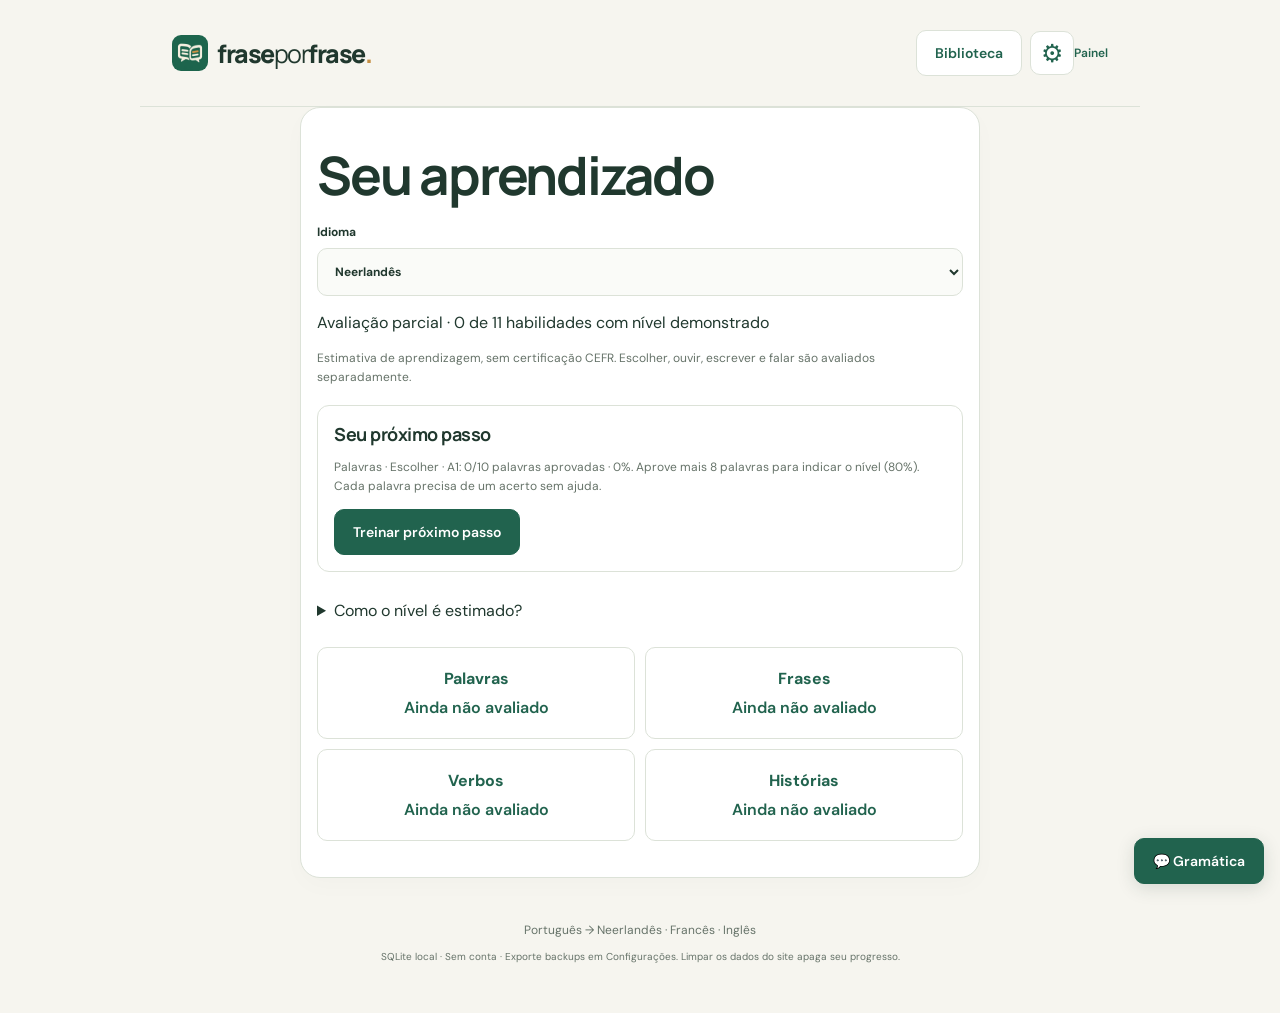
<file: index.html>
<!doctype html>
<html lang="pt-BR">
<head>
  <meta charset="utf-8">
  <meta name="viewport" content="width=device-width,initial-scale=1">
  <meta name="theme-color" content="#21634e">
  <meta name="apple-mobile-web-app-capable" content="yes">
  <meta name="apple-mobile-web-app-title" content="Frase por frase">
  <meta name="apple-mobile-web-app-status-bar-style" content="default">
  <link rel="icon" href="./favicon.ico" sizes="16x16 32x32 48x48">
  <link rel="icon" type="image/png" href="./favicon-32.png" sizes="32x32">
  <link rel="apple-touch-icon" href="./apple-touch-icon.png" sizes="180x180">
  <link rel="manifest" href="./site.webmanifest">

  <title>Frase por frase — Aprenda idiomas</title>
  <script type="module" crossorigin src="./assets/index-DSNmr3-l.js"></script>
  <link rel="modulepreload" crossorigin href="./assets/local-client-C1DgSO4A.js">
  <link rel="stylesheet" crossorigin href="./assets/index-CuMNNjSz.css">
</head>
<body>
  <header><a class="brand" href="./"><img class="brand-icon" src="./app-icon-192.png" width="36" height="36" alt="">frase<span>por</span>frase<span class="brand-dot">.</span></a><button id="open-library" class="secondary" aria-haspopup="dialog" aria-controls="my-library">Biblioteca</button></header>
  <main>
    <nav class="app-menu" aria-label="Atividades"><button id="words-nav" aria-pressed="true">Palavras</button><button id="sentences-nav" aria-pressed="false">Frases</button></nav>
    <div id="sentence-app" hidden>
    <div class="tabs" role="tablist" aria-label="Etapas">
      <button id="setup-tab" role="tab" aria-selected="true" aria-controls="setup-panel">1 · Preparar</button>
      <button id="exercise-tab" role="tab" aria-selected="false" aria-controls="exercise-panel" tabindex="-1" disabled>2 · Praticar</button>
    </div>
    <div id="setup-panel" role="tabpanel" aria-labelledby="setup-tab">
    <section class="intro">
      <p class="eyebrow">UM POUCO DE PRÁTICA. TODOS OS DIAS.</p>
      <h1>Suas palavras.<br>Na <em>ordem certa.</em></h1>
      <p>Leia em português. Monte a frase em neerlandês.<br class="desktop"> Aprenda como o idioma funciona, passo a passo.</p>
    </section>
    <section class="card setup" aria-labelledby="setup-title">
      <div class="section-heading"><span class="step">01</span><h2 id="setup-title">Sobre o que você quer falar?</h2></div>
      <form id="generate">
        <label for="topic">Tema ou instrução</label>
        <textarea id="topic" rows="2" maxlength="500" required placeholder="Por exemplo: fazer compras no supermercado">Fazer compras no supermercado</textarea>
        <div class="suggestions" aria-label="Sugestões de temas">
          <button type="button" data-topic="Fazer compras no supermercado">🛒 Compras</button>
          <button type="button" data-topic="Conversar com colegas no trabalho">☕ No trabalho</button>
          <button type="button" data-topic="Viajar de trem">🚆 Viagens</button>
        </div>
        <div class="form-row">
          <label>Nível<select id="level"><option value="A1">A1 · Iniciante</option><option value="A2" selected>A2 · Básico</option><option value="B1">B1 · Intermediário</option></select></label>
          <label>Número de frases<select id="count"><option>5</option><option selected>10</option><option>15</option></select></label>
        </div>
        <p class="small">Frases salvas neste dispositivo. Importe suas próprias frases abaixo.</p>
        <button class="primary" id="generate-button" disabled>Criar meus exercícios <span>↗</span></button>
        <p id="generation-status" class="small" role="status"></p>
      </form>
      <div class="demo-divider"><span>Quer experimentar?</span><button id="demo" class="text-button">Praticar 5 frases de exemplo →</button></div>
    </section>
    </div>
    <div id="exercise-panel" role="tabpanel" aria-labelledby="exercise-tab" hidden>
    <section id="practice" class="card practice" hidden aria-labelledby="practice-title">
      <div class="section-heading"><span class="step">02</span><h2 id="practice-title">Monte a frase em neerlandês</h2></div>
      <div class="progress-meta"><span id="lesson-label">Exercício de exemplo</span><span id="progress-label"></span></div>
      <progress id="progress" value="0" max="5" aria-label="Progresso"></progress>
      <div class="source"><span class="eyebrow">PORTUGUÊS</span><p id="portuguese" lang="pt-BR"></p></div>
      <div class="answer-heading"><label id="answer-label">Sua tradução</label><button class="text-button" id="clear">Recomeçar</button></div>
      <div id="answer" class="word-area answer" role="group" aria-labelledby="answer-label" lang="nl"></div>
      <div id="bank" class="word-area bank" role="group" aria-label="Palavras disponíveis" lang="nl"></div>
      <div class="exercise-actions"><button id="hint" class="secondary">Dar uma dica</button><button id="check" class="primary">Conferir <span>✓</span></button><button id="next" class="primary" hidden>Próxima frase <span>→</span></button></div>
      <div id="feedback" role="status" class="feedback" hidden></div>
      <button id="sentence-skip" class="secondary">Pular</button>
      <button class="text-button reveal" id="reveal">Mostrar a resposta</button>
    </section>
    <section class="card completion" id="completion" hidden>
      <span class="finish-icon">✓</span><p class="eyebrow">MUITO BEM</p><h2>Mais um passo à frente.</h2><p id="score"></p><button id="again" class="primary">Praticar estas frases novamente ↻</button><button id="new" class="text-button">Escolher outro tema →</button>
    </section>
    </div>
    <details class="import-panel"><summary>Usar suas próprias frases do ChatGPT</summary><p class="small">Copie a instrução para o ChatGPT e cole a resposta em JSON abaixo. Também funciona sem conexão direta.</p><button class="secondary" id="copy-prompt">Copiar instrução</button> <a href="https://chatgpt.com/" target="_blank" rel="noopener">Abrir ChatGPT ↗</a><label for="import">JSON com suas frases</label><textarea id="import" rows="5" placeholder='{"sentences":[{"pt":"Eu compro pão.","nl":"Ik koop brood.","explanation":"O verbo ocupa a segunda posição."}]}'></textarea><button class="secondary" id="import-button">Praticar estas frases</button><p id="import-status" class="small" role="status"></p></details>
    </div>
    <section id="vocabulary-app">
      <div id="vocab-library" class="card">
        <h1>Suas palavras</h1><p class="small">Sua biblioteca e seu progresso ficam somente neste dispositivo.</p>
        <div class="vocab-top"><label>Idioma para praticar<select id="word-language"><option value="nl">Neerlandês</option><option value="fr">Francês</option><option value="en">Inglês</option></select></label><button id="start-words" class="primary">Praticar →</button></div>
        <div class="library-filters">
          <label>O que praticar<select id="practice-mode"><option value="words">Palavras</option><option value="verbs">Verbos e tempos</option></select></label>
          <label>Nível<select id="filter-level"><option value="">Todos os níveis</option></select></label>
          <label id="level-scope-label">Praticar níveis<select id="filter-levelScope"><option value="exact">Somente este nível</option><option value="through">Este nível e os anteriores</option></select></label>
          <label>Categoria<select id="filter-category"><option value="">Todas as categorias</option></select></label>
          <label>Capítulo<select id="filter-chapter"><option value="">Todos os capítulos</option></select></label>
        </div>
        <div id="verb-filters" class="library-filters" hidden>
          <label>Verbo<select id="filter-verb"><option value="">Todos os verbos</option></select></label>
          <label>Tempo<select id="filter-tense"><option value="">Todos os tempos</option></select></label>
          <label>Pessoa<select id="filter-person"><option value="">Todas as pessoas</option></select></label>
        </div>
        <p id="library-count" class="small" aria-live="polite"></p>
        <form id="word-form"><label for="word-search">Buscar palavra</label><input id="word-search" type="search" maxlength="100" required placeholder="Busque nas traduções"><button id="translate-word" class="primary" hidden disabled>Traduzir e salvar</button></form>
        <p id="words-status" class="small" role="status"></p>
        <details class="library-sources"><summary>Sobre a biblioteca</summary><p>Exemplos iniciais pequenos, não um curso completo. Níveis são estimativas. Importe seu próprio material em Configurações. Nenhuma coleção NT2Lex foi incluída.</p></details>
        <div id="word-library-list">
        <div class="vocab-tools"><label><input id="show-hidden" type="checkbox"> Mostrar minhas palavras ocultas</label></div>
        <p class="small">Menos pontos primeiro. Cada erro: −1. Mostrar a resposta: −1 uma vez. Acerto na primeira tentativa sem ajuda: +1; após ajuda ou erro: 0. Palavras vistas ficam em pausa por 10 minutos. Empates são sorteados, favorecendo as vistas há mais tempo.</p>
        <div id="word-list"></div><p id="word-empty" class="small" hidden>Nenhuma palavra encontrada.</p>
        <nav class="word-pagination" aria-label="Páginas de palavras"><button id="words-prev" class="secondary">Anterior</button><span id="words-page" aria-live="polite"></span><button id="words-next" class="secondary">Próxima</button></nav>
        </div>
      </div>
      <section id="voice-practice" class="card" hidden>
        <button id="back-words" class="text-button">← Voltar às palavras</button>
        <div id="selection-coverage" hidden><p id="selection-coverage-label" class="small" role="status"></p><progress id="selection-coverage-progress" max="1" value="0" aria-label="Itens vistos nesta seleção"></progress></div>
        <div id="voice-exercise"><div class="progress-meta"><span id="voice-instruction">Fale a tradução</span><span id="voice-counter"></span></div><progress id="voice-progress" max="10" value="0" aria-label="Progresso"></progress>
          <div id="voice-card" class="voice-card"><span class="eyebrow">PORTUGUÊS</span><h2 id="voice-word"></h2><p id="voice-context" class="small"></p><p id="voice-answer" hidden></p><p id="voice-counts"></p><button id="voice-reveal" class="card-reveal" aria-label="Mostrar tradução"></button><button id="voice-hear" class="card-hear" aria-label="Ouvir pronúncia" title="Ouvir pronúncia" hidden>👂</button></div>
          <button id="voice-retry-card" class="secondary" hidden>Tentar carregar novamente</button>
          <details id="voice-typing"><summary>Digitar resposta</summary><form id="voice-form"><label for="voice-input">Sua tradução, incluindo o artigo</label><input id="voice-input" maxlength="200" autocomplete="off" autocapitalize="none" spellcheck="false"><button id="voice-check" class="primary">Conferir</button></form></details>
          <div class="voice-actions"><button id="voice-speak" class="primary"><span id="voice-speak-label">🎙 Falar</span><span id="voice-meter" class="voice-meter" aria-hidden="true" hidden></span></button></div>
          <p id="voice-status" role="status" tabindex="0"></p>
          <div class="review-actions"><button id="voice-know" class="secondary" title="Revisar daqui a alguns dias" hidden>Já sei</button><button id="voice-skip" class="primary">Pular</button></div>
          <button id="voice-hide" class="text-button">Não quero mais esta palavra</button>
          <label for="voice-noise">Filtro de ruído</label>
          <select id="voice-noise"><option value="-45">Leve</option><option value="-35">Médio</option><option value="-25">Forte — fale perto do microfone</option><option value="off">Desligado</option></select>
          <small>Se a TV for reconhecida, aumente o filtro. Se sua voz for ignorada, diminua.</small>
          <button id="voice-retry-save" class="secondary" hidden>Tentar salvar resposta novamente</button>

          <details id="voice-diagnostic" hidden><summary>Diagnóstico de voz</summary><p id="voice-error" class="small"></p></details>
        </div>
        <div id="voice-finish" hidden><h2>Muito bem!</h2><p id="round-summary"></p><button id="finish-words" class="primary">Voltar à lista</button></div>
      </section>
    </section>
    <div id="story-setup" hidden>
      <form id="story-form">
        <label for="story-topic">Tema ou categoria</label>
        <textarea id="story-topic" rows="2" maxlength="500" required placeholder="Por exemplo: uma viagem de trem, animais ou um dia na escola">Uma viagem de trem</textarea>
        <label for="story-count">Número de perguntas</label>
        <input id="story-count" type="number" min="1" max="10" value="5" required>
      </form>
    </div>
    <div id="story-methods" class="method-grid" hidden>
      <button type="button" data-story-mode="read" aria-pressed="true">📖 Ler</button>
      <button type="button" data-story-mode="listen" aria-pressed="false">🎧 Ouvir</button>
    </div>
    <div id="story-actions" hidden><button id="story-generate" form="story-form" class="primary">Praticar história local →</button><p id="story-generation-status" class="small" role="status"></p></div>
    <section id="story-practice" class="card" hidden aria-labelledby="story-title">
      <button id="story-back" class="text-button">← Voltar à preparação</button>
      <p id="story-meta" class="eyebrow"></p><h1 id="story-title"></h1>
      <div class="story-audio"><button id="story-play" class="secondary">Ouvir história</button><button id="story-stop" class="secondary" disabled>Parar</button></div>
      <p id="story-audio-status" class="small" role="status"></p>
      <details id="story-reading"><summary>Mostrar / ocultar texto</summary><div id="story-text"></div></details>
      <div id="story-question-panel"><p id="story-progress" class="small"></p><h2 id="story-question" tabindex="-1"></h2><div id="story-options" class="answer-options"></div><p id="story-feedback" role="status"></p><button id="story-next" class="secondary">Pular</button></div>
      <div id="story-summary" hidden><h2>História concluída</h2><p id="story-score"></p><button id="story-finish" class="primary">Escolher outro tema</button></div>
    </section>
    <footer>Português → Neerlandês · Francês · Inglês<p>SQLite local · Sem conta · Exporte backups em Configurações. Limpar os dados do site apaga seu progresso.</p></footer>
  </main>

  <dialog id="metadata-dialog" aria-labelledby="metadata-title"><form id="metadata-form"><h2 id="metadata-title">Editar organização</h2><p id="metadata-word"></p><fieldset><legend>Categorias</legend><div id="metadata-categories" class="metadata-categories"></div></fieldset><div id="metadata-levels" class="library-filters"></div><label>Capítulo<input id="metadata-chapter" maxlength="100" required></label><p class="small">As alterações ficam somente neste dispositivo.</p><p id="metadata-error" role="status"></p><button class="primary">Salvar</button><button id="metadata-cancel" class="secondary" type="button">Cancelar</button></form></dialog>
  <dialog id="word-loading" aria-labelledby="word-loading-title"><div class="loading-spinner" aria-hidden="true"></div><h2 id="word-loading-title">Traduzindo sua palavra</h2><p class="small">Preparando português, neerlandês, francês e inglês com os artigos corretos…</p><button id="cancel-word" class="secondary">Cancelar</button></dialog>
  <dialog id="generation-dialog" aria-labelledby="loading-title" aria-describedby="loading-description">
    <div class="loading-spinner" aria-hidden="true"></div>
    <h2 id="loading-title">Carregando seus exercícios</h2>
    <p id="loading-description" role="status">Abrindo suas frases salvas neste dispositivo…</p>
    <button type="button" id="cancel-generation" class="secondary" autofocus>Cancelar</button>
  </dialog>
  <dialog id="story-loading" aria-labelledby="story-loading-title"><div class="loading-spinner" aria-hidden="true"></div><h2 id="story-loading-title">Carregando sua história</h2><p class="small">Abrindo o texto e as perguntas locais…</p><button id="story-cancel" type="button" class="secondary">Cancelar</button></dialog>
</body>
</html>
</file>
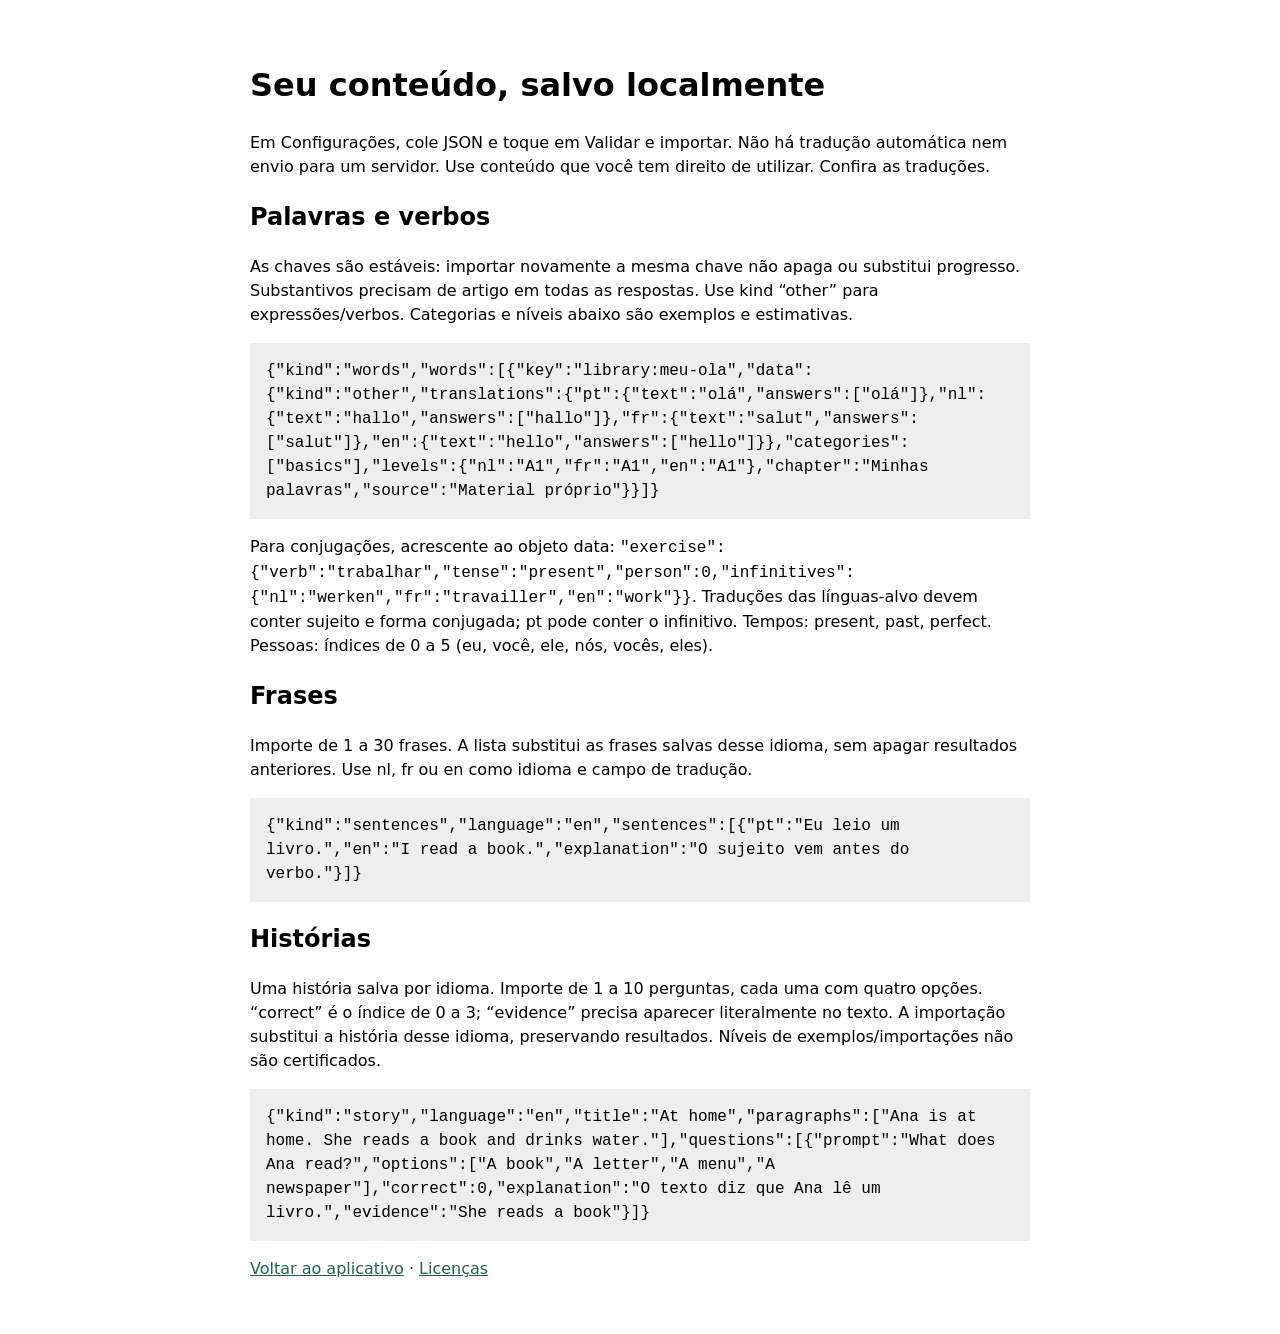
<file: content-guide.html>
<!doctype html><html lang="pt-BR"><meta charset="utf-8"><meta name="viewport" content="width=device-width,initial-scale=1"><title>Importar conteúdo — Frase por frase</title>
<style>body{font:16px system-ui;max-width:780px;margin:24px auto;padding:16px;line-height:1.5}pre{white-space:pre-wrap;overflow-wrap:anywhere;background:#eee;padding:16px}a{color:#21634e}</style>
<h1>Seu conteúdo, salvo localmente</h1><p>Em Configurações, cole JSON e toque em Validar e importar. Não há tradução automática nem envio para um servidor. Use conteúdo que você tem direito de utilizar. Confira as traduções.</p>
<h2>Palavras e verbos</h2><p>As chaves são estáveis: importar novamente a mesma chave não apaga ou substitui progresso. Substantivos precisam de artigo em todas as respostas. Use kind “other” para expressões/verbos. Categorias e níveis abaixo são exemplos e estimativas.</p>
<pre>{"kind":"words","words":[{"key":"library:meu-ola","data":{"kind":"other","translations":{"pt":{"text":"olá","answers":["olá"]},"nl":{"text":"hallo","answers":["hallo"]},"fr":{"text":"salut","answers":["salut"]},"en":{"text":"hello","answers":["hello"]}},"categories":["basics"],"levels":{"nl":"A1","fr":"A1","en":"A1"},"chapter":"Minhas palavras","source":"Material próprio"}}]}</pre>
<p>Para conjugações, acrescente ao objeto data: <code>"exercise":{"verb":"trabalhar","tense":"present","person":0,"infinitives":{"nl":"werken","fr":"travailler","en":"work"}}</code>. Traduções das línguas-alvo devem conter sujeito e forma conjugada; pt pode conter o infinitivo. Tempos: present, past, perfect. Pessoas: índices de 0 a 5 (eu, você, ele, nós, vocês, eles).</p>
<h2>Frases</h2><p>Importe de 1 a 30 frases. A lista substitui as frases salvas desse idioma, sem apagar resultados anteriores. Use nl, fr ou en como idioma e campo de tradução.</p>
<pre>{"kind":"sentences","language":"en","sentences":[{"pt":"Eu leio um livro.","en":"I read a book.","explanation":"O sujeito vem antes do verbo."}]}</pre>
<h2>Histórias</h2><p>Uma história salva por idioma. Importe de 1 a 10 perguntas, cada uma com quatro opções. “correct” é o índice de 0 a 3; “evidence” precisa aparecer literalmente no texto. A importação substitui a história desse idioma, preservando resultados. Níveis de exemplos/importações não são certificados.</p>
<pre>{"kind":"story","language":"en","title":"At home","paragraphs":["Ana is at home. She reads a book and drinks water."],"questions":[{"prompt":"What does Ana read?","options":["A book","A letter","A menu","A newspaper"],"correct":0,"explanation":"O texto diz que Ana lê um livro.","evidence":"She reads a book"}]}</pre>
<p><a href="./">Voltar ao aplicativo</a> · <a href="THIRD_PARTY_NOTICES.txt">Licenças</a></p></html>
</file>
<file: assets/index-CuMNNjSz.css>
@font-face{font-family:DM Sans;font-style:normal;font-weight:100 1000;font-display:swap;src:url(./dm-sans-OkNhvBry.ttf)format("truetype")}@font-face{font-family:Manrope;font-style:normal;font-weight:200 800;font-display:swap;src:url(./manrope-DIRNzeTG.ttf)format("truetype")}input{border:1px solid var(--line);border-radius:10px;width:100%;margin-bottom:10px;padding:13px}.answer .word:not(:disabled){touch-action:none;-webkit-user-select:none;user-select:none;cursor:grab}.answer .word.dragging{opacity:.35;cursor:grabbing}.word.drop-before{box-shadow:-4px 0 0 var(--green)}.word.drop-after{box-shadow:4px 0 0 var(--green)}.bank .word-placeholder{visibility:hidden;pointer-events:none}.drag-ghost{z-index:1000;pointer-events:none;opacity:.95;position:fixed;transform:translate(-50%,-100%);box-shadow:0 8px 20px #20382e30}:root{--lightningcss-light:initial;--lightningcss-dark: ;color-scheme:light;--on-accent:#fff;--text:#20382e;--page:#f6f5ef;--surface:#fff;--field:#fafbf8;--green:#21634e;--line:#dce2d8;--muted:#667369;--hover:#eef4ec;--soft:#f2f5ed;--answer:#fcfdfb;--tile:#eaf1e4;--track:#e9eee4;--success:#edf5e8;--success-strong:#d4f5d9;--success-text:#154d26;--warning:#fff2df;--warning-text:#76501a;--error:#fff0ec;--error-text:#9b451b;--primary-hover:#164d3c}:root[data-theme=dark]{--lightningcss-light: ;--lightningcss-dark:initial;color-scheme:dark;--on-accent:#14271c;--text:#e4ece6;--page:#141c18;--surface:#1e2923;--field:#18221c;--green:#8ed4af;--line:#43554a;--muted:#afbeb3;--hover:#2d4134;--soft:#26382b;--answer:#19251e;--tile:#304734;--track:#26372c;--success:#294632;--success-strong:#264d34;--success-text:#bcf0c9;--warning:#473722;--warning-text:#f4d397;--error:#4c2a26;--error-text:#ffb39b;--primary-hover:#afe6c7}:root{color:var(--text);background:var(--page);font-synthesis:none;font-family:DM Sans,sans-serif}*{box-sizing:border-box}body{margin:0}button,input,select,textarea{font:inherit}button,a,input,textarea,select{-webkit-tap-highlight-color:transparent}button{cursor:pointer;min-height:44px}button:disabled{cursor:default;opacity:.5}button:focus-visible,a:focus-visible,textarea:focus-visible,select:focus-visible{outline-offset:4px;outline:3px solid #ca8b30}a{color:var(--green)}header{border-bottom:1px solid var(--line);justify-content:space-between;align-items:center;max-width:1000px;margin:auto;padding:30px 32px;display:flex}.brand{color:var(--text);letter-spacing:-1.5px;font-family:Manrope,sans-serif;font-size:25px;font-weight:800;text-decoration:none}.brand>span:first-of-type{font-weight:400}.brand-dot{color:#c68f44}.language{letter-spacing:2px;font-size:12px;font-weight:700}.language span{color:var(--muted);margin:0 8px}main{width:min(100% - 36px,640px);margin:0 auto}.intro{padding:48px 0 28px}.eyebrow{letter-spacing:1.8px;color:var(--green);font-size:10px;font-weight:700}h1{letter-spacing:-2.2px;margin:18px 0;font-family:Manrope,sans-serif;font-size:clamp(36px,7.5vw,53px);line-height:1.13}h1 em{color:var(--green);text-underline-offset:7px;font-style:normal;-webkit-text-decoration:underline #d6bc79;text-decoration:underline #d6bc79;text-decoration-thickness:5px}.intro>p:last-child{color:var(--muted);font-size:15px;line-height:1.7}.card{background:var(--surface);border:1px solid var(--line);border-radius:20px;margin-bottom:24px;padding:28px;box-shadow:0 8px 25px #233a2605}.section-heading{align-items:center;gap:12px;margin-bottom:26px;display:flex}.step{letter-spacing:1px;border:1px solid var(--line);width:30px;height:30px;color:var(--green);border-radius:50%;place-items:center;font-size:11px;display:grid}h2{letter-spacing:-.5px;margin:0;font-family:Manrope,sans-serif;font-size:18px}label{margin-bottom:9px;font-size:12px;font-weight:700;display:block}textarea,select{border:1px solid var(--line);color:var(--text);background:var(--field);border-radius:10px;width:100%;padding:13px;line-height:1.5}textarea{resize:vertical}select{min-height:48px;margin-top:8px}.suggestions{flex-wrap:wrap;gap:7px;margin:9px 0 22px;display:flex}.suggestions button{border:1px solid var(--line);background:var(--surface);min-height:34px;color:var(--muted);border-radius:24px;padding:5px 11px;font-size:11px}.suggestions button:hover{background:var(--hover)}.form-row{grid-template-columns:1fr 1fr;gap:15px;display:grid}.connection{align-items:center;gap:8px;margin:18px 0 12px;font-size:12px;display:flex}.status-dot{background:#b3bbac;border-radius:50%;width:7px;height:7px}.connection.connected .status-dot{background:#389b6b}.auth-button{color:var(--on-accent);background:#202721;border:0;border-radius:9px;width:100%;padding:12px 18px;font-weight:600}.small{color:var(--muted);font-size:12px;line-height:1.6}.primary,.secondary{border-radius:10px;padding:13px 18px;font-size:14px;font-weight:600}.primary{background:var(--green);color:var(--on-accent);border:1px solid var(--green);justify-content:space-between;align-items:center;gap:18px;display:flex}.primary:hover:not(:disabled){background:var(--primary-hover)}.secondary{background:var(--surface);color:var(--green);border:1px solid var(--line)}#generate-button{width:100%;margin-top:20px}.text-button{color:var(--green);background:0 0;border:0;padding:6px 0;font-size:12px;font-weight:600}.demo-divider{border-top:1px solid var(--line);color:var(--muted);justify-content:space-between;align-items:center;margin-top:18px;padding-top:12px;font-size:12px;display:flex}.progress-meta{color:var(--muted);justify-content:space-between;gap:10px;font-size:11px;display:flex}progress{appearance:none;border:0;border-radius:10px;width:100%;height:5px;margin:12px 0 24px}progress::-webkit-progress-bar{background:var(--track);border-radius:10px}progress::-webkit-progress-value{background:var(--green);border-radius:10px}progress::-moz-progress-bar{background:var(--green)}.source{background:var(--soft);border-left:3px solid var(--line);border-radius:12px;padding:22px}.source p{margin:10px 0 0;font-size:22px;font-weight:500;line-height:1.5}.answer-heading{justify-content:space-between;align-items:center;margin-top:19px;display:flex}.answer-heading label{margin:0}.word-area{flex-wrap:wrap;align-content:flex-start;gap:8px;min-height:66px;display:flex}.answer{border:1px dashed var(--line);background:var(--answer);border-radius:12px;min-height:104px;padding:14px}.answer:empty:after{content:"Monte sua frase aqui…";color:var(--muted);margin:auto;font-size:13px}.word{background:var(--surface);border:1px solid var(--line);border-bottom:3px solid var(--line);color:var(--text);border-radius:9px;min-height:44px;padding:9px 14px;font-size:16px}.word:hover{background:var(--hover)}.answer .word{background:var(--tile);border-color:var(--line)}.bank{padding:10px 0 24px}.exercise-actions{gap:10px;display:flex}.exercise-actions .primary{flex:1}.feedback{background:var(--success);border-radius:10px;margin-bottom:18px;padding:15px;font-size:14px;line-height:1.6}.feedback.error{background:var(--warning);color:var(--warning-text)}.reveal{margin:8px auto 0;display:block}.completion{text-align:center;padding:40px 26px}.finish-icon{background:var(--success);width:64px;height:64px;color:var(--green);border-radius:50%;place-items:center;margin:0 auto 22px;font-size:30px;display:grid}.completion .primary{justify-content:center;width:100%;margin:25px 0 8px}.import-panel{color:var(--muted);padding:4px 0 20px;font-size:13px}summary{cursor:pointer;padding:10px 0}.import-panel label{margin-top:20px}.import-panel .secondary{margin:10px 0;font-size:12px}footer{text-align:center;color:var(--muted);padding:20px 0 40px;font-size:12px}footer>span{letter-spacing:1px;color:var(--green);margin-right:10px;font-size:10px}footer p{margin-top:12px;font-size:10px}#model-row{margin-top:15px}#model-row select{margin-top:0}#generation-status:empty{display:none}@media (max-width:480px){header{padding:20px}.intro{padding-top:30px}.card{border-radius:16px;padding:21px 18px}h2{font-size:16px}.desktop{display:none}.suggestions{gap:5px}.suggestions button{padding:5px 9px;font-size:10px}.demo-divider{flex-direction:column;align-items:flex-start;gap:8px}.demo-divider .text-button{min-height:34px}.exercise-actions{gap:8px}.exercise-actions button{padding:12px;font-size:13px}.source p{font-size:20px}}@media (prefers-reduced-motion:no-preference){button{transition:background .15s}html{scroll-behavior:smooth}}.tabs{background:var(--track);border-radius:12px;gap:6px;margin:16px 0;padding:4px;display:flex}.tabs button{color:var(--green);background:0 0;border:0;border-radius:9px;flex:1;font-size:14px;font-weight:600}.tabs button[aria-selected=true]{background:var(--surface);box-shadow:0 2px 5px #20382e12}.intro{padding-top:16px}main{width:min(100% - 20px,680px)}.card{padding:20px 16px}.practice .section-heading{margin-bottom:16px}.practice .source{padding:16px 12px}.answer{min-height:72px;padding:10px}.answer.filled{min-height:0}.bank{min-height:0;padding:8px 0}.exercise-actions{margin-top:8px}.feedback{margin:10px 0 0}@media (max-width:480px){header{padding:16px 12px}main{width:calc(100% - 12px)}.card{padding:16px 10px}.intro{padding:12px 6px 18px}.tabs{margin:10px 0}.answer{padding:8px}.word{padding:9px 12px}.source p{font-size:19px}.practice .section-heading h2{font-size:15px}}#generation-dialog{border:1px solid var(--line);text-align:center;width:min(360px,100% - 32px);color:var(--text);background:var(--surface);border-radius:20px;padding:28px 22px;box-shadow:0 20px 60px #20382e30}#generation-dialog::backdrop{background:#16291fcc}#generation-dialog p{color:var(--muted);font-size:14px;line-height:1.6}#generation-dialog button{width:100%;margin-top:8px}body:has(#generation-dialog[open]){overflow:hidden}.loading-spinner{border:3px solid var(--line);border-top-color:var(--green);border-radius:50%;width:36px;height:36px;margin:0 auto 20px;animation:.8s linear infinite loading-spin}@keyframes loading-spin{to{transform:rotate(360deg)}}@media (prefers-reduced-motion:reduce){.loading-spinner{animation:none}}.haptic-word{cursor:pointer;align-items:center;margin:0;font-weight:400;display:inline-flex;position:relative}.haptic-switch{opacity:0;clip-path:inset(0 round 9px);width:100%;height:100%;cursor:inherit;margin:0;padding:0;position:absolute;inset:0}.answer .haptic-switch{touch-action:none}.haptic-word:has(input:focus-visible){outline-offset:4px;outline:3px solid #ca8b30}input{color:var(--text);background:var(--field);border-color:var(--line)}input:focus-visible{outline-offset:4px;outline:3px solid #ca8b30}.clearable-field{min-width:0;margin-bottom:8px;display:block;position:relative}.clearable-field>input,.clearable-field>textarea{width:100%;padding-right:48px;display:block;margin:0!important}.clearable-field>.clear-field{height:44px;min-height:44px;color:var(--muted);background:0 0;border:0;border-radius:8px;place-items:center;padding:0;font-size:24px;line-height:1;display:grid;position:absolute;top:50%;right:2px;transform:translateY(-50%);width:44px!important}.clearable-multiline>.clear-field{top:2px;transform:none}.clearable-field>.clear-field:hover{background:var(--hover);color:var(--text)}.clearable-field:has(input:disabled,input[readonly],textarea:disabled,textarea[readonly])>.clear-field{display:none}.clearable-field>input[type=search]::-webkit-search-cancel-button{-webkit-appearance:none}#open-settings{border:1px solid var(--line);background:var(--surface);width:44px;height:44px;color:var(--green);border-radius:10px;flex-shrink:0;margin-left:8px;padding:0;font-size:25px}dialog#practice-settings{border:1px solid var(--line);width:min(440px,100% - 24px);max-height:85dvh;color:var(--text);background:var(--surface);border-radius:18px;margin:auto;padding:20px;overflow:auto}#practice-settings::backdrop{background:#101a15b3}.settings-heading{justify-content:space-between;align-items:center;gap:12px;margin-bottom:18px;display:flex}#close-settings{width:44px;height:44px;color:var(--muted);background:0 0;border:0;border-radius:8px;padding:0;font-size:28px}.theme-switch{cursor:pointer;justify-content:space-between;align-items:center;gap:16px;min-height:48px;margin-bottom:18px;font-size:16px;display:flex}#theme-preference{appearance:none;cursor:pointer;background:0 0;border:0;flex-shrink:0;width:48px;height:44px;margin:0;padding:0;position:relative}#theme-preference:before{content:"";background:var(--line);border-radius:20px;width:48px;height:28px;position:absolute;top:8px;left:0}#theme-preference:after{content:"";background:var(--surface);border-radius:50%;width:22px;height:22px;position:absolute;top:11px;left:3px;box-shadow:0 1px 3px #0004}#theme-preference:checked:before{background:var(--green)}#theme-preference:checked:after{left:23px}@media (max-width:480px){header .brand{font-size:22px}#open-settings{margin-left:0}}.auth-button{color:#fff}.dashboard-grid{grid-template-columns:repeat(2,minmax(0,1fr));gap:10px;margin:16px 0;display:grid}.dashboard-card{text-align:center;white-space:normal;flex-direction:column;justify-content:center;align-items:center;gap:8px;min-width:0;min-height:92px;padding:12px;display:flex}.dashboard-card strong,.dashboard-card span{font-size:1rem}.dashboard-actions{flex-wrap:wrap;gap:8px;margin:12px 0;display:flex}.dashboard-actions .primary{justify-content:center}.dashboard-actions .text-button{padding:8px}#dashboard-home{min-height:44px}#learning-dashboard:not([hidden])~#vocabulary-app{display:none}.learning-next-step{border:1px solid var(--line);border-radius:12px;margin:18px 0;padding:16px}.learning-next-step:empty{display:none}#dashboard-evidence{grid-template-columns:repeat(2,minmax(0,1fr));align-items:start;gap:10px;display:grid}.learning-skill{border:1px solid var(--line);border-radius:12px;flex-direction:column;gap:0;width:100%;min-width:0;padding:8px;display:flex}.learning-skill:has(details[open]){aspect-ratio:auto;grid-column:1/-1}.learning-skill-level{color:var(--green);margin:0;font-size:1rem;font-weight:600}.learning-skill details{font-size:12px}.learning-skill summary{min-height:44px;padding:12px 0;display:list-item}.learning-skill button{width:100%;margin-top:auto;padding:8px;font-size:12px}.learning-skill details[open]{overflow-x:auto}.learning-skill summary:focus-visible{outline-offset:2px;outline:3px solid #ca8b30}.learning-skill h3{margin:0;font-size:14px}.learning-evidence{border-collapse:collapse;width:100%;margin-top:12px;font-size:12px}.learning-evidence th,.learning-evidence td{text-align:left;border-bottom:1px solid var(--line);padding:7px 4px}#dashboard-area{border:1px solid var(--line);width:min(600px,100% - 20px);max-height:90dvh;color:var(--text);background:var(--surface);border-radius:18px;margin:auto;padding:16px;overflow:auto}#dashboard-area::backdrop{background:#16291fcc}@media (max-width:380px){header{flex-wrap:wrap}#dashboard-home{margin-left:auto}}.learning-skill .learning-start{width:100%;min-height:72px;color:var(--text);text-align:left;background:0 0;border:0;border-radius:6px;flex-direction:column;align-items:flex-start;gap:4px;margin:0;padding:4px;font-size:14px;display:flex}.learning-start small{color:var(--green);font-size:11px}.learning-start:hover{background:var(--hover)}.learning-skill-saved{background:var(--success);border-color:var(--green)}.learning-skill summary{padding:12px 4px}.update-banner{border:1px solid var(--green);background:var(--success);border-radius:12px;flex-wrap:wrap;align-items:center;gap:10px;margin:12px 0;padding:16px;display:flex}.update-banner p{flex:100%;margin:0;line-height:1.5}.update-banner button{justify-content:center}.grammar-launch{right:16px;bottom:max(16px,env(safe-area-inset-bottom));z-index:20;position:fixed;box-shadow:0 4px 18px #20382e26}.grammar-dialog{border:1px solid var(--line);background:var(--surface);width:min(640px,100% - 20px);max-height:calc(100dvh - 24px);color:var(--text);border-radius:18px;padding:20px;overflow:auto}.grammar-dialog::backdrop{background:#14271c99}.grammar-dialog header{border:0;gap:12px;padding:0}.grammar-dialog header h2{flex:1}.grammar-dialog header button{padding:4px 12px;font-size:24px}.grammar-message{border:1px solid var(--line);background:var(--soft);border-radius:12px;margin:12px 0;padding:12px}.grammar-message.user{background:var(--field)}.grammar-message p{white-space:pre-wrap;overflow-wrap:anywhere;margin:8px 0 0;line-height:1.6}.grammar-actions{flex-wrap:wrap;gap:8px;margin-top:12px;display:flex}.grammar-actions button{justify-content:center}.grammar-dialog textarea{font-size:16px}body>footer{padding-bottom:90px}.ai-connection{border:1px solid var(--line);color:var(--muted);border-radius:10px;padding:12px 16px;font-weight:600}.ai-connection[data-state=connected]{background:var(--success);border-color:var(--green);color:var(--green)}#personal-ai-status:empty{display:none}header .brand{white-space:nowrap;align-items:center;display:inline-flex}.brand-icon{object-fit:contain;border-radius:9px;flex:none;margin-right:9px}@media (max-width:480px){header .brand-icon{border-radius:7px;width:28px;height:28px;margin-right:7px}}.app-menu{align-items:center;gap:8px;margin:16px 0;display:flex}.app-menu button{border:1px solid var(--line);background:var(--surface);color:var(--green);border-radius:10px;padding:8px 12px}.app-menu button[aria-pressed=true]{background:var(--green);color:var(--on-accent)}.app-menu #change-person{margin-left:auto;font-size:12px}#vocab-library h1{font-size:30px}#identity-dialog,#word-loading{border:1px solid var(--line);width:min(360px,100% - 28px);color:var(--text);background:var(--surface);border-radius:20px;padding:26px}#identity-dialog::backdrop{background:#16291fcc}#word-loading::backdrop{background:#16291fcc}#people{grid-template-columns:1fr 1fr;gap:12px;margin-top:22px;display:grid}#identity-dialog p{font-size:14px;line-height:1.5}.vocab-top{align-items:end;gap:12px;display:flex}.vocab-top label{flex:1;margin:0}.vocab-top select{margin:0}.vocab-top button{flex:1;justify-content:center}#word-form{margin-top:16px}#word-form .primary{justify-content:center;width:100%}#word-form input{margin:0 0 8px}.vocab-tools{justify-content:space-between;align-items:center;gap:10px;margin:14px 0;display:flex}.vocab-tools label{align-items:center;gap:8px;margin:0;font-weight:400;display:flex}.vocab-tools input{width:18px;height:18px;margin:0}#word-search{margin:0}.vocab-word{border-top:1px solid var(--line);padding:14px 0}.vocab-word h3{margin:0 0 5px;font-size:18px}.vocab-word p{margin:5px 0;font-size:14px}.vocab-word .counts{color:var(--muted);font-size:12px}.vocab-word button{font-size:12px}.vocab-word.is-hidden{opacity:.65}.voice-card{border:2px solid var(--line);text-align:center;border-bottom-width:5px;border-radius:24px;flex-direction:column;justify-content:center;align-items:center;min-height:200px;margin:20px 0;padding:20px;display:flex}.voice-card h2{overflow-wrap:anywhere;margin:22px 0;font-size:36px}.voice-card #voice-answer{color:var(--green);font-size:21px}.voice-actions{gap:8px;display:flex}.voice-actions button{flex:1;justify-content:center}#voice-status{min-height:45px;font-size:14px;line-height:1.5}#voice-status.error{color:var(--error-text)}#voice-status.success{color:var(--green)}#voice-counts{color:var(--muted);font-size:12px}#voice-next{justify-content:center;width:100%;margin-top:12px}#voice-form button{justify-content:center;width:100%}#voice-typing{margin:18px 0}#voice-finish{text-align:center}#voice-speak.listening{background:#87431f}#voice-diagnostic{overflow-wrap:anywhere}#word-loading button{width:100%}.vocab-word .translations{color:var(--muted);font-size:12px}.word-pagination{justify-content:space-between;align-items:center;gap:8px;margin-top:16px;display:flex}.word-pagination button{padding:10px 14px}#voice-hide{margin:0 0 14px;display:block}#toggle-word-list{margin-top:12px}#word-library-list{margin-top:18px}#open-library{white-space:nowrap;margin-left:auto}#my-library{border:1px solid var(--line);background:var(--surface);width:min(680px,100% - 20px);max-height:90dvh;color:var(--text);border-radius:18px;padding:18px;overflow:auto}#my-library::backdrop{background:#16291fcc}.library-heading{background:var(--surface);z-index:2;justify-content:space-between;align-items:center;gap:12px;padding:12px 0;display:flex;position:sticky;top:-18px}.library-translation{justify-content:space-between;align-items:center;gap:8px;min-width:0;display:flex}.library-translation h3,.library-translation p{overflow-wrap:anywhere;min-width:0}.library-translation .library-hear{flex:0 0 44px;width:44px;min-height:44px;padding:4px;font-size:20px}.library-translation.selected-language{color:var(--text);font-weight:600}@media (max-width:480px){header{gap:6px!important;padding:14px 12px!important}header .brand{font-size:18px!important}#open-library{padding:8px;font-size:12px}#my-library{padding:14px}.library-heading{top:-14px}}@media (max-width:360px){header .brand{font-size:16px!important}#open-library{padding:6px;font-size:11px}}.voice-card{transition:background-color .2s,border-color .2s}.voice-card.is-correct{background:var(--success-strong);color:var(--success-text);border-color:#38a44f}.voice-card.is-correct #voice-answer{color:var(--success-text)}.voice-meter{justify-content:center;align-items:center;gap:3px;height:24px;margin:0;display:flex}.voice-meter[hidden]{display:none}.voice-meter span{background:currentColor;border-radius:4px;width:4px;height:24px;transition:transform 70ms linear;transform:scaleY(.08)}@media (prefers-reduced-motion:reduce){.voice-card,.voice-meter span{transition:none}}#voice-speak{flex-direction:column;gap:4px;min-width:0;min-height:70px}.voice-meter{max-width:100%}.library-filters{grid-template-columns:repeat(2,minmax(0,1fr));gap:8px 12px;margin:16px 0;display:grid}.library-filters[hidden]{display:none}.library-filters label{margin:0;font-size:13px}.library-filters select{width:100%;min-width:0;margin:4px 0;font-size:14px}.library-sources{margin:12px 0;font-size:12px}.library-sources p{line-height:1.5}#metadata-dialog{border:1px solid var(--line);border-radius:18px;width:min(520px,100% - 24px);max-height:85dvh;padding:20px;overflow:auto}#metadata-dialog::backdrop{background:#16291fcc}.metadata-categories{grid-template-columns:1fr 1fr;gap:8px;display:grid}.metadata-categories label{align-items:center;gap:6px;margin:0;font-size:13px;font-weight:400;display:flex}.metadata-categories input{width:16px;height:16px;margin:0}#metadata-dialog fieldset{border:1px solid var(--line);border-radius:8px}#metadata-error{color:var(--error-text)}.vocab-word .edit-word{margin-right:12px}#voice-context{margin:0 0 8px;font-size:16px}.voice-card{position:relative}.voice-card[hidden]{display:none}.card-reveal{width:100%;height:100%;box-shadow:none;cursor:pointer;border:0;border-radius:22px;position:absolute;inset:0;background:0 0!important}.card-reveal:disabled{pointer-events:none}.card-reveal:focus-visible{outline:3px solid var(--green);outline-offset:3px}.card-hear{z-index:2;border:1px solid var(--line);background:var(--surface);border-radius:50%;min-width:44px;min-height:44px;padding:5px;font-size:22px;position:absolute;bottom:10px;right:10px}.card-hear[hidden]{display:none}#voice-answer{padding:0 32px}#voice-progress{display:none}.voice-card:not(.listen-card) h2{margin:14px 0}.voice-card:not(.listen-card) #voice-answer{overflow-wrap:anywhere;width:100%;margin:8px 0 0;line-height:1.4}.voice-card:not(.listen-card) #voice-answer[hidden]{visibility:hidden;display:block!important}.app-menu button[hidden]{display:none}.setup-language{max-width:240px;margin:12px 0 24px}.practice-steps{gap:18px;display:grid}.setup-step{border:1px solid var(--line);border-radius:14px;min-width:0;margin:0;padding:14px}.setup-step legend{padding:0 6px;font-weight:700}.setup-levels{grid-template-columns:minmax(0,1fr) minmax(0,2fr);gap:12px;display:grid}.setup-levels label{min-width:0}.setup-levels:has(#level-scope-label[hidden]){grid-template-columns:minmax(0,1fr)}.setup-step .setup{box-shadow:none;background:0 0;border:0;padding:0}.setup-step .form-row{margin-top:12px}.method-grid,.answer-options{grid-template-columns:1fr 1fr;gap:10px;display:grid}.method-grid button{background:var(--surface);border:1px solid var(--line);border-radius:10px;min-height:56px}.method-grid button[aria-pressed=true]{background:var(--green);color:var(--on-accent)}.answer-options button{white-space:normal;min-height:64px}.answer-option{min-width:0;position:relative}.answer-option>[data-answer]{width:100%;height:100%}.answer-option:has(.feedback-hear)>[data-answer]{overflow-wrap:anywhere;padding-left:10px;padding-right:54px}.answer-option>.feedback-hear{border:1px solid var(--line);background:var(--surface);border-radius:50%;width:44px;min-width:44px;height:44px;min-height:44px;padding:4px;font-size:22px;position:absolute;top:50%;right:4px;transform:translateY(-50%)}.answer-options .is-wrong{background:var(--error);border-color:#c44936}.answer-options .is-correct{background:var(--success-strong);border-color:var(--green)}#start-words{width:100%;margin:10px 0 24px}#my-library,#practice-settings{margin-top:20px}#my-library>summary,#practice-settings>summary{cursor:pointer;padding:12px 0}#listen-prompt{width:100%;margin-top:12px}#voice-typing>summary[hidden],#voice-word[hidden],#voice-context[hidden]{display:none}@media (max-width:480px){.setup-step{padding:10px}.practice-steps{gap:12px}.setup-step .library-filters{grid-template-columns:1fr}}.listen-card #listen-prompt{width:100%;height:100%;color:inherit;background:0 0;border:0;border-radius:22px;flex-direction:column;justify-content:center;align-items:center;gap:12px;margin:0;padding:24px;font-size:24px;display:flex;position:absolute;inset:0}.listen-card #listen-prompt:disabled{opacity:1;cursor:default}.listen-card #listen-prompt:focus-visible{outline:3px solid var(--green);outline-offset:3px}.listen-card>.eyebrow{pointer-events:none;z-index:1;position:absolute;top:16px;left:0;right:0}.option-translation{margin-top:8px;font-size:13px;font-weight:400;display:block}.answer-options button:disabled{opacity:1;cursor:default}header #change-person{border:1px solid var(--line);background:var(--surface);color:var(--green);white-space:nowrap;border-radius:10px;padding:8px 12px;font-size:12px}header .language{margin-left:auto;margin-right:16px}.app-menu:has(#words-nav[hidden]):has(#sentences-nav[hidden]){display:none}#voice-status:empty{visibility:hidden}#voice-skip,#sentence-skip{min-width:100px;margin:12px 0}.review-actions{grid-template-columns:repeat(2,minmax(0,1fr));align-items:stretch;gap:8px;margin:12px 0;display:grid}.review-actions #voice-know,.review-actions #voice-skip{justify-content:center;min-width:0;min-height:44px;margin:0}.review-actions #voice-know{grid-column:1}.review-actions #voice-skip{grid-column:2}@media (max-width:480px){header{gap:8px}header .language{margin-right:0;font-size:10px}header #change-person{padding:8px;font-size:11px}}#listen-prompt small{font-size:16px;font-weight:400}#voice-card #voice-counts{pointer-events:none;z-index:1;margin:14px 28px 0;font-size:12px;position:relative}.voice-card.is-correct #voice-counts{color:inherit}.listen-card #voice-counts{position:absolute;bottom:8px;left:12px;right:12px;margin:0!important}#voice-typing.speech-transcript{margin:12px 0}.speech-transcript label{color:var(--muted);font-size:12px}.speech-transcript input[readonly]{cursor:text}#voice-typing.speech-transcript #voice-form{grid-template-columns:minmax(0,1fr) 44px;align-items:center;gap:8px;display:grid}.speech-transcript #voice-form>label{grid-column:1/-1;margin:0}.speech-transcript .clearable-field{margin:0}.speech-transcript .clearable-field>input{padding-right:12px}.speech-transcript .clearable-field>.clear-field{display:none}#voice-typing.speech-transcript #voice-check{border-radius:10px;place-items:center;width:44px;height:44px;min-height:44px;margin:0;padding:0;font-size:24px;line-height:1;display:grid}#voice-status{overflow-wrap:anywhere;scrollbar-gutter:stable;height:4.5em;min-height:4.5em;overflow:auto}.answer-option:not(.show-feedback) .option-translation,.answer-option:not(.show-feedback) .feedback-hear{visibility:hidden}#voice-card #voice-counts{min-height:3.2em;line-height:1.6}.voice-actions .voice-meter[hidden]{visibility:hidden;display:flex!important}#voice-exercise .progress-meta{min-height:2.5em}#voice-speak-label{line-height:1.5}.voice-card:not(.listen-card) #voice-counts{align-self:stretch}#voice-card.listen-card #voice-counts{width:calc(100% - 24px);position:absolute;bottom:8px;left:12px;right:12px;margin:0!important}#voice-card{min-height:300px}#voice-card[hidden]{visibility:hidden;pointer-events:none;display:flex!important}.listen-card #listen-prompt{overflow-wrap:anywhere;width:calc(100% - 24px);height:auto;padding:12px;inset:48px 12px 76px;overflow:auto}#verb-writing>h2{margin:12px 0 4px;font-size:28px}#verb-writing>p{margin:6px 0}#verb-writing fieldset{border:1px solid var(--line);border-radius:12px;min-width:0;margin:10px 0;padding:8px}#verb-writing legend{padding:0 6px;font-weight:700}.verb-writing-row{grid-template-columns:58px minmax(0,1fr) repeat(3,44px);align-items:center;gap:0 6px;min-width:0;margin:4px 0 8px;display:grid}.verb-writing-row>label{overflow-wrap:anywhere;margin:0;font-size:13px;font-weight:600;line-height:1.2}.verb-writing-row>input{width:100%;min-width:0;height:44px;margin:0;padding:8px;font-size:16px}.verb-writing-row>button:not(.text-button){justify-content:center;width:44px;height:44px;padding:0}.verb-writing-row>.verb-row-status{overflow-wrap:anywhere;grid-area:2/1/auto/5;min-height:0;margin:0;line-height:1.3}.verb-writing-row>.text-button{white-space:normal;grid-area:2/5;justify-content:center;justify-self:stretch;min-height:44px;margin:0;padding:0;font-size:11px}.verb-writing-row>.verb-row-reveal{grid-area:1/4}.verb-writing-row>button[aria-label^=Ouvir\ ]{grid-area:1/5}.verb-writing-row>.verb-row-answer{overflow-wrap:anywhere;grid-column:1/-1;padding:4px 0;font-size:14px}.verb-writing-row.is-correct>input{border-color:var(--green);background:var(--success-strong)}#verb-writing>button{justify-content:center;width:100%}#selection-coverage{margin:8px 0 12px}#selection-coverage-label{min-height:2.6em;margin:0;line-height:1.3}#selection-coverage-progress{width:100%;height:5px;margin:4px 0 0;display:block}#story-practice h1{letter-spacing:-1px;overflow-wrap:anywhere;font-size:30px}#story-form label{margin-top:14px}#story-count{max-width:140px}#story-actions{margin-top:18px}#story-generate{justify-content:center;width:100%}#story-loading{border:1px solid var(--line);width:min(360px,100% - 28px);color:var(--text);background:var(--surface);border-radius:20px;padding:26px}#story-loading::backdrop{background:#16291fcc}#story-loading button{width:100%}.story-audio{flex-wrap:wrap;gap:8px;margin:18px 0 8px;display:flex}#story-reading{border:1px solid var(--line);border-radius:12px;margin:16px 0;padding:8px 14px}#story-reading summary{color:var(--green);min-height:44px;font-weight:600}#story-text{overflow-wrap:anywhere;font-size:18px;line-height:1.9}.story-sentence.is-speaking{background:var(--soft)}.story-sentence.is-speaking:not(.word-timing){font-weight:700}#story-text .token-active{background:var(--tile);border-radius:3px;font-weight:800}#story-question-panel h2{margin-bottom:16px;font-size:21px;line-height:1.4}#story-options button{text-align:left;overflow-wrap:anywhere}#story-feedback{overflow-wrap:anywhere;line-height:1.6}#story-next{margin:6px 0 16px}#story-summary{margin-top:24px}@media (max-width:480px){#story-options{grid-template-columns:1fr}#story-text{font-size:17px}}.story-meaning-toggle{align-items:center;gap:8px;min-height:44px;font-size:14px;display:flex}.story-meaning-toggle input{width:20px;height:20px;margin:0}#story-text .story-word{min-width:0;min-height:0;box-shadow:none;color:inherit;font:inherit;letter-spacing:inherit;text-align:inherit;text-underline-offset:5px;cursor:pointer;background:0 0;border:0;border-radius:2px;margin:0;padding:0;-webkit-text-decoration:underline dotted;text-decoration:underline dotted;display:inline}#story-text.meanings-hidden .story-word{opacity:1;cursor:text;text-decoration:none}#story-meaning{border:1px solid var(--line);background:var(--surface);width:min(420px,100% - 28px);max-height:80dvh;color:var(--text);border-radius:18px;padding:22px;overflow:auto}#story-meaning::backdrop{background:#16291f99}#story-meaning h2{overflow-wrap:anywhere;font-size:24px}#story-meaning p{overflow-wrap:anywhere;line-height:1.6}#story-meaning button{width:100%;min-height:44px}#story-meaning button+button{margin-top:8px}#story-meaning .loading-spinner{width:24px;height:24px;margin:16px 0;display:block}.local-settings{gap:14px;display:grid}.local-settings textarea{width:100%;min-width:0}.local-settings input[type=file]{width:100%;max-width:100%}header{flex-wrap:wrap}header .brand{margin-right:auto}[hidden]{display:none!important}dialog{max-width:calc(100vw - 24px)}#translate-word{display:none}
</file>
